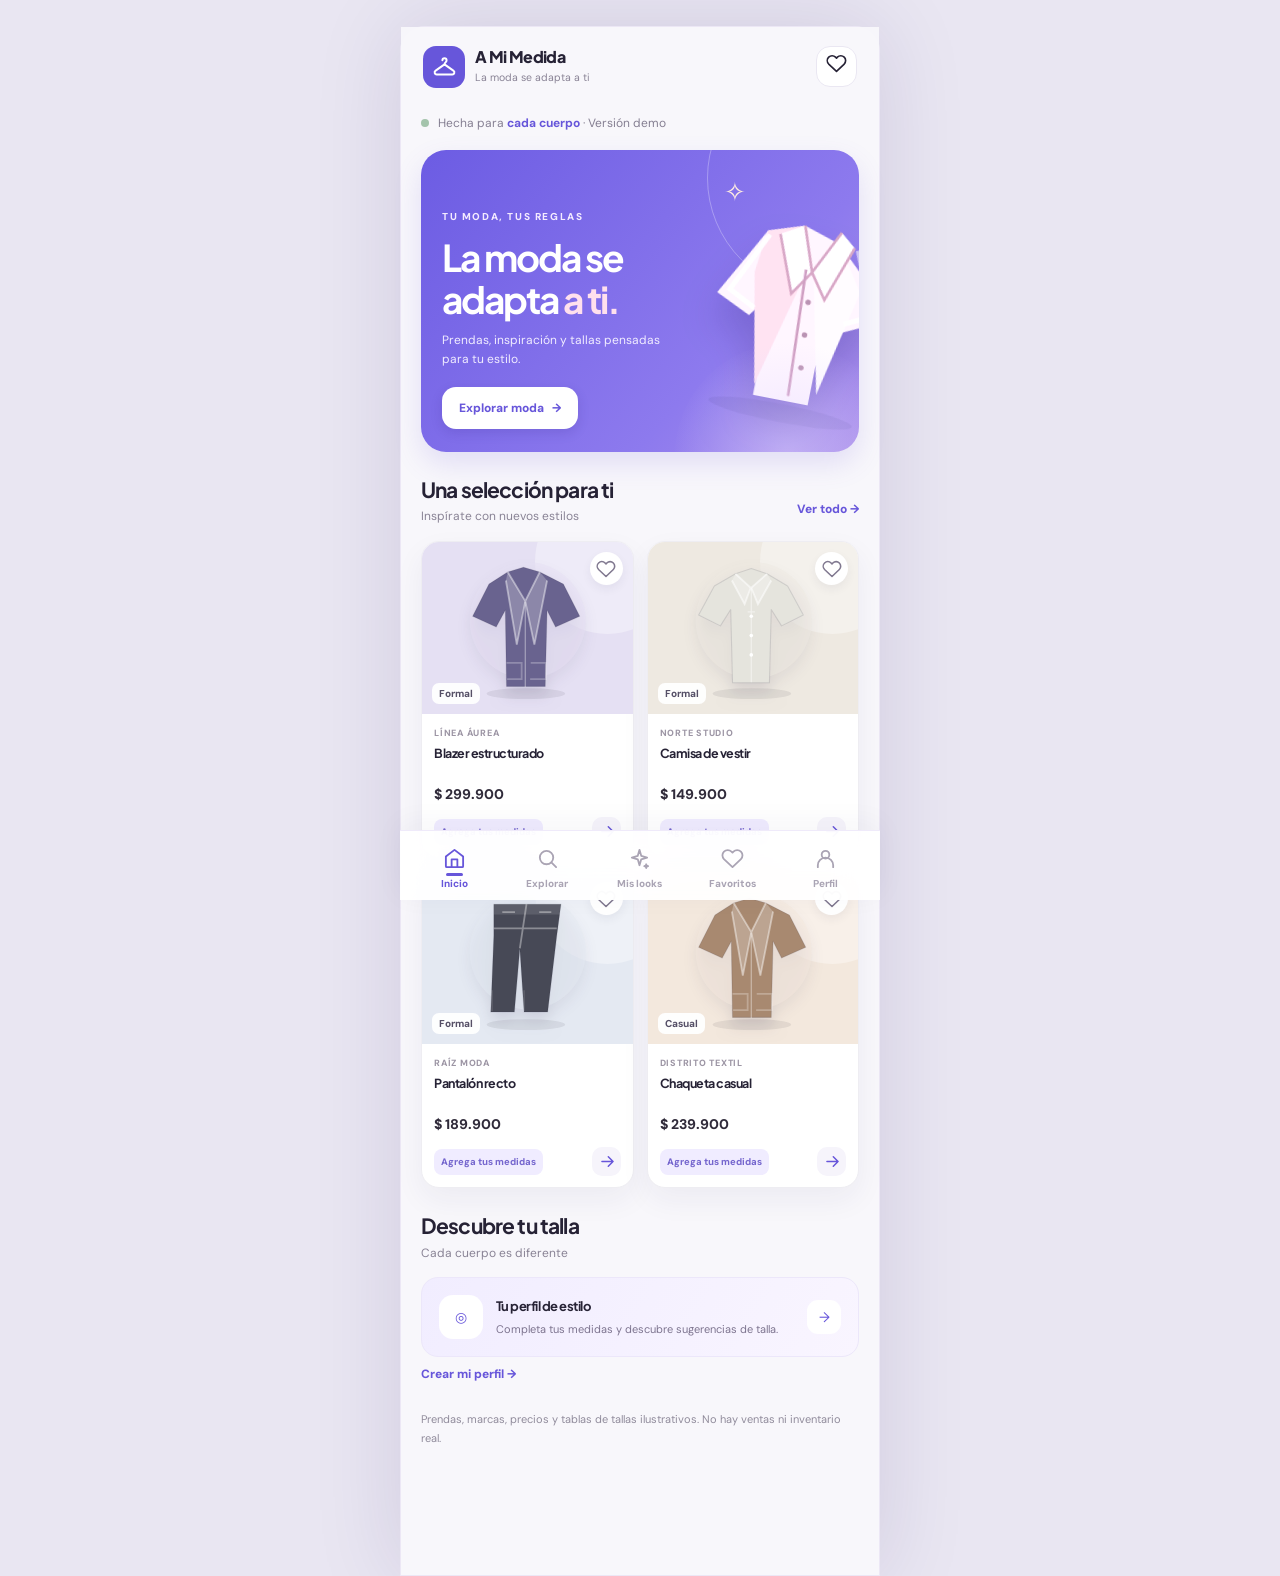
<file: index.html>
<!doctype html>
<html lang="es">
<head>
<meta charset="utf-8">
<meta name="viewport" content="width=device-width,initial-scale=1,viewport-fit=cover">
<meta name="theme-color" content="#f8f7fb">
<meta name="description" content="A Mi Medida: moda inclusiva, looks y tallas orientativas según tu estilo y medidas. Prototipo académico.">
<meta name="apple-mobile-web-app-capable" content="yes">
<meta name="apple-mobile-web-app-status-bar-style" content="default">
<meta name="apple-mobile-web-app-title" content="A Mi Medida">
<meta name="mobile-web-app-capable" content="yes">
<meta name="color-scheme" content="light">
<link rel="manifest" href="./manifest.webmanifest">
<link rel="icon" type="image/png" sizes="192x192" href="./icons/icon-192.png">
<link rel="apple-touch-icon" sizes="192x192" href="./icons/icon-192.png">
<link rel="stylesheet" href="./styles.css">
<title>A Mi Medida — Tu estilo, tus reglas</title>
</head>
<body>
<div class="app-shell">
<header class="app-header"><div class="brand"><span class="brand-symbol" id="header-mark" aria-hidden="true">✦</span><span><strong class="brand-name" id="top-title">A Mi Medida</strong><small class="brand-tagline" id="top-subtitle">La moda se adapta a ti</small></span></div><button type="button" class="header-heart" data-go="favorites" aria-label="Ver favoritos"><span id="header-fav-icon" aria-hidden="true">♡</span><span class="heart-count" data-fav-count></span></button></header>
<main id="main-content">
<section class="screen screen-active" data-screen="home" aria-labelledby="welcome-title">
<div class="intro-row"><span class="intro-dot"></span><span>Hecha para <strong>cada cuerpo</strong> · Versión demo</span></div>
<div class="hero"><div class="hero-copy"><span class="subtle-label">TU MODA, TUS REGLAS</span><h1 id="welcome-title">La moda se adapta <span>a ti.</span></h1><p>Prendas, inspiración y tallas pensadas para tu estilo.</p><button class="white-button" data-go="explore">Explorar moda <span aria-hidden="true">→</span></button></div>
<div class="hero-illustration" aria-hidden="true"><svg viewBox="0 0 210 260" xmlns="http://www.w3.org/2000/svg"><ellipse cx="106" cy="241" rx="80" ry="10" fill="#423a87" opacity=".13"/><path d="M55 47 94 34l41 13 37 35 21 42-38 18-20-27-1 112H73l-1-112-20 27-39-18 23-42z" fill="#f4e2ed"/><path d="M55 47 94 34l12 45-34 136L49 94z" fill="#f5d0de"/><path d="M135 47 135 35 112 79 141 214l26-119z" fill="#ffe7ef"/><path d="M94 34 111 83l-18 27-24-62m66-14-24 49 19 27 22-62" fill="#f9f2ff" stroke="#c59ab6" stroke-width="3"/><path d="m104 81 7 140" stroke="#be93b3" stroke-width="3"/><circle cx="113" cy="116" r="3" fill="#aa87a4"/><circle cx="116" cy="152" r="3" fill="#aa87a4"/><circle cx="119" cy="188" r="3" fill="#aa87a4"/><path d="m58 51-32 67 30 15m100-83 29 68-29 14" stroke="#fff" stroke-opacity=".54" stroke-width="5" fill="none"/></svg></div><span class="hero-spark" aria-hidden="true">✧</span></div>
<div class="section-title"><div><h2>Una selección para ti</h2><p>Inspírate con nuevos estilos</p></div><button class="text-link" data-go="explore">Ver todo →</button></div>
<div class="product-grid" id="home-picks"></div>
<div class="section-title"><div><h2>Descubre tu talla</h2><p>Cada cuerpo es diferente</p></div></div>
<div class="profile-banner"><span class="profile-banner-symbol" aria-hidden="true">◎</span><div><h3>Tu perfil de estilo</h3><p id="home-profile-text">Completa tus medidas y personaliza tus resultados.</p></div><button type="button" data-go="profile" aria-label="Abrir mi perfil">→</button></div>
<button type="button" class="text-link" data-go="profile"><span id="home-profile-cta">Crear mi perfil</span> →</button>
<p class="disclaimer">Prendas, marcas, precios y tablas de tallas ilustrativos. No hay ventas ni inventario real.</p>
</section>

<section class="screen" data-screen="explore" aria-labelledby="explore-title" hidden>
<div class="screen-heading"><span class="subtle-label">DESCUBRE TU ESTILO</span><h1 id="explore-title">Encuentra tu fit.</h1><p>Busca opciones sin limitarte a una talla estándar.</p></div>
<label class="searchbar" for="search-input"><span aria-hidden="true">⌕</span><input id="search-input" type="search" placeholder="Buscar prendas, estilos o marcas" autocomplete="off" aria-label="Buscar prendas, estilos o marcas"></label>
<div id="style-chips" class="filters-scroll" aria-label="Filtrar por estilo"></div>
<div class="select-row"><label class="select-field">Categoría<select id="category-filter"><option value="Todas">Todas las categorías</option><option value="Camisas">Camisas</option><option value="Camisetas">Camisetas</option><option value="Pantalones">Pantalones</option><option value="Chaquetas">Chaquetas</option></select></label><label class="select-field">Presupuesto<select id="budget-filter"><option value="999999">Cualquier precio</option><option value="100000">Hasta $100.000</option><option value="200000">Hasta $200.000</option><option value="300000">Hasta $300.000</option><option value="500000">Hasta $500.000</option></select></label></div>
<div class="results-bar"><h2>Para descubrir</h2><span class="count" id="result-count">18 prendas</span></div>
<div class="product-grid" id="explore-grid"></div>
<p class="disclaimer">El catálogo es de demostración; no representa disponibilidad ni precios reales.</p>
</section>

<section class="screen" data-screen="looks" aria-labelledby="looks-title" hidden>
<div class="screen-heading"><span class="subtle-label">INSPIRACIÓN PARA VESTIRTE</span><h1 id="looks-title">Looks que inspiran.</h1><p>Conjuntos que combinan con tu personalidad.</p></div>
<div class="looks-intro"><span class="looks-intro-symbol" aria-hidden="true">✦</span><div><h3>Combina. Inspírate. Guarda.</h3><p id="look-count">Crea una colección con tus favoritos.</p></div></div>
<div class="looks-grid" id="looks-grid"></div>
<p class="disclaimer">Los looks son combinaciones ilustrativas, no un probador virtual ni una tienda.</p>
</section>

<section class="screen" data-screen="favorites" aria-labelledby="favorites-title" hidden>
<div class="screen-heading"><span class="subtle-label">TU COLECCIÓN PERSONAL</span><h1 id="favorites-title">Lo que te encanta. ♡</h1><p>Prendas guardadas para cuando quieras volver a ellas.</p></div>
<div class="results-bar"><h2>Mis prendas</h2><span class="count" id="favorites-count">0 guardadas</span></div>
<div class="product-grid" id="favorites-grid"></div>
<p class="disclaimer">Los favoritos se guardan solamente en este navegador.</p>
</section>

<section class="screen" data-screen="profile" aria-labelledby="profile-title" hidden>
<div class="screen-heading"><span class="subtle-label">PERSONALIZA TU EXPERIENCIA</span><h1 id="profile-title">Así eres tú.</h1><p>Configura solo las medidas que quieras compartir.</p></div>
<div class="profile-card">
<div class="profile-top"><span class="avatar" aria-hidden="true">◎</span><div><h3>Mi perfil de estilo</h3><p id="profile-summary">Configura tus medidas para recibir sugerencias orientativas</p></div></div>
<form id="profile-form">
<p class="form-title">Mis medidas <span class="small-note">(en centímetros)</span></p>
<div class="form-grid">
<div class="field"><label for="height">Estatura</label><input id="height" type="number" min="100" max="230" step="1" placeholder="Ej. 175"></div>
<div class="field"><label for="chest">Pecho</label><input id="chest" type="number" min="50" max="200" step="1" placeholder="Ej. 110"></div>
<div class="field"><label for="waist">Cintura</label><input id="waist" type="number" min="50" max="200" step="1" placeholder="Ej. 100"></div>
<div class="field"><label for="hips">Cadera</label><input id="hips" type="number" min="50" max="210" step="1" placeholder="Ej. 112"></div>
</div>
<div class="form-divider"></div>
<p class="form-title">Mis preferencias</p>
<div class="field"><label for="fit">¿Cómo prefieres que te quede la ropa?</label><select id="fit"><option value="regular">Regular y cómoda</option><option value="loose">Holgada</option><option value="fitted">Más entallada</option></select></div>
<div class="field" style="margin-top:13px"><label for="preferred">Mi estilo favorito</label><select id="preferred"><option value="Formal">Formal</option><option value="Casual">Casual</option><option value="Urbano">Urbano</option><option value="Deportivo">Deportivo</option></select></div>
<div class="form-note">🔒 Tus medidas permanecen únicamente en este dispositivo mediante almacenamiento del navegador. No se envían a una base de datos.</div>
<div class="form-actions"><button class="primary-button full" type="submit">Guardar mi perfil ✓</button><button class="outlined full" type="button" id="example-profile">Cargar ejemplo de medidas</button><button class="danger-button" type="button" id="clear-profile">Eliminar mis medidas</button></div>
</form>
</div>
<div class="install-card" id="install-help"><h3>📱 Instala A Mi Medida</h3><p>Úsala como una aplicación desde la pantalla de inicio de tu celular, sin buscarla cada vez en el navegador.</p><ol class="install-steps"><li><b>iPhone (Safari):</b> Compartir → Añadir a pantalla de inicio → Añadir.</li><li><b>Android (Chrome):</b> menú ⋮ → Instalar app o Añadir a pantalla de inicio.</li></ol><button class="primary-button" id="install-action" hidden>Instalar aplicación</button></div>
<button id="profile-to-explore" class="text-link">Explorar prendas →</button>
<p class="disclaimer">Este es un prototipo académico. Las tallas son estimaciones de tablas inventadas, sin garantía de ajuste.</p>
</section>
</main>
</div>

<nav class="bottom-nav" aria-label="Navegación de la aplicación">
<button type="button" data-nav="home" data-icon="home" data-label="Inicio" class="active" aria-current="page"><span>Inicio</span></button>
<button type="button" data-nav="explore" data-icon="search" data-label="Explorar"><span>Explorar</span></button>
<button type="button" data-nav="looks" data-icon="sparkle" data-label="Mis looks"><span>Mis looks</span></button>
<button type="button" data-nav="favorites" data-icon="heart" data-label="Favoritos"><span>Favoritos</span></button>
<button type="button" data-nav="profile" data-icon="user" data-label="Perfil"><span>Perfil</span></button>
</nav>

<div class="sheet-overlay" id="sheet-overlay" hidden>
<div class="sheet" role="dialog" aria-modal="true" aria-label="Detalle de producto o conjunto">
<div class="handle" aria-hidden="true"></div>
<button type="button" class="sheet-close" id="close-sheet" aria-label="Cerrar detalle">×</button>
<div id="sheet-content"></div>
</div>
</div>
<div id="toast" class="toast" role="status" aria-live="polite" hidden></div>
<script src="./app.js" defer></script>
</body>
</html>
</file>
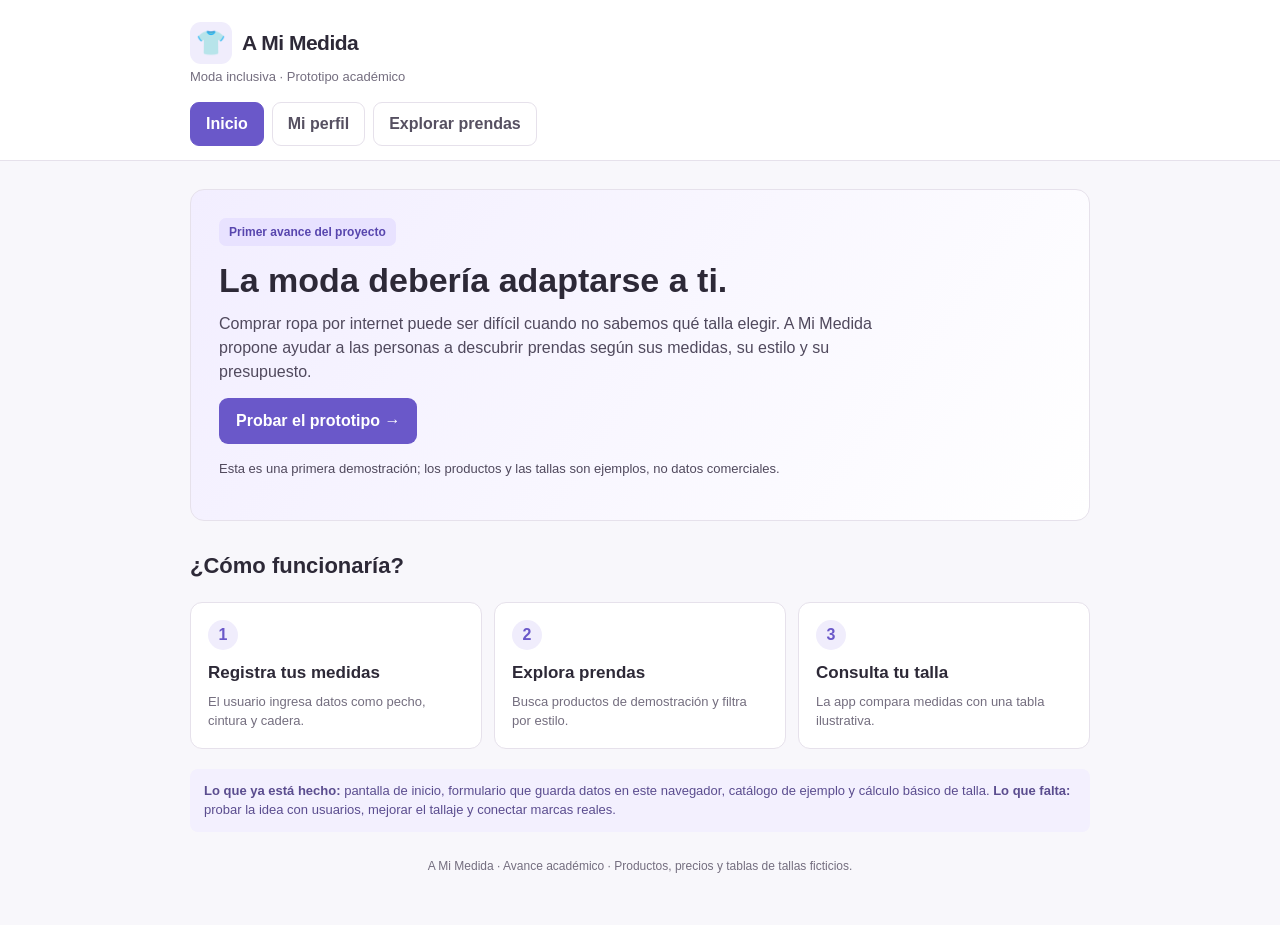
<file: avance/index.html>
<!doctype html>
<html lang="es">
<head>
  <meta charset="UTF-8">
  <meta name="viewport" content="width=device-width, initial-scale=1">
  <meta name="theme-color" content="#6a58c9">
  <meta name="description" content="Avance académico de A Mi Medida: moda inclusiva, perfil de medidas y catálogo de demostración.">
  <title>A Mi Medida | Avance universitario</title>
  <style>
    /* BLOQUE 1. Estilo visual: colores, tamaños y organización */
    :root{--violeta:#6a58c9;--violeta-suave:#f0edfc;--texto:#2d2937;--gris:#746e7f;--borde:#e6e1eb;--fondo:#f8f7fb}
    *{box-sizing:border-box}
    body{margin:0;background:var(--fondo);color:var(--texto);font:16px/1.5 Arial,Helvetica,sans-serif}
    button,input,select{font:inherit}
    button{cursor:pointer}
    button:focus-visible,input:focus-visible,select:focus-visible{outline:3px solid #a99fea;outline-offset:2px}
    [hidden]{display:none!important}
    .encabezado{background:white;border-bottom:1px solid var(--borde)}
    .limite{max-width:940px;margin:auto;padding:0 20px}
    .marca{display:flex;align-items:center;gap:10px;padding-top:22px;font-size:21px;font-weight:800;letter-spacing:-.5px}
    .marca-icono{background:var(--violeta-suave);color:var(--violeta);border-radius:11px;width:42px;height:42px;display:grid;place-items:center;font-size:24px}
    .submarca{color:var(--gris);font-size:13px;margin:3px 0 15px}
    .navegacion{display:flex;gap:8px;padding-bottom:14px;flex-wrap:wrap}
    .navegacion button{border:1px solid var(--borde);background:#fff;border-radius:9px;padding:9px 15px;color:#565061;font-weight:bold}
    .navegacion button.activo{background:var(--violeta);color:white;border-color:var(--violeta)}
    main{padding:28px 20px 50px!important}
    h1{font-size:clamp(26px,5vw,34px);line-height:1.15;margin:0 0 12px}
    h2{font-size:22px;margin:0 0 10px}
    h3{font-size:17px;margin:0 0 6px}
    p{margin:0 0 14px}
    .intro,.bloque,.tarjeta{background:white;border:1px solid var(--borde);border-radius:14px}
    .intro{padding:28px;background:linear-gradient(125deg,#f2eeff,#fff)}
    .etiqueta{display:inline-block;color:#5846ae;background:#e8e2ff;border-radius:7px;font-size:12px;font-weight:bold;padding:5px 10px;margin-bottom:15px}
    .intro p{max-width:680px;color:#50495d}
    .boton{background:var(--violeta);color:white;border:none;border-radius:9px;padding:11px 17px;font-weight:bold}
    .boton.secundario{background:white;color:var(--violeta);border:1px solid #b9abf2}
    .nota{color:var(--gris);font-size:13px;margin-top:15px}
    .subtitulo{color:var(--gris)}
    .pasos{display:grid;grid-template-columns:repeat(3,1fr);gap:12px;margin:20px 0}
    .paso{background:white;border:1px solid var(--borde);border-radius:12px;padding:17px}
    .numero{display:grid;place-items:center;background:var(--violeta-suave);color:var(--violeta);border-radius:50%;width:30px;height:30px;font-weight:bold;margin-bottom:10px}
    .paso p{font-size:13px;color:var(--gris);margin:0}
    .bloque{padding:24px}
    .formulario{display:grid;grid-template-columns:1fr 1fr;gap:16px}
    .campo{display:flex;flex-direction:column;gap:5px;font-size:14px;font-weight:bold}
    .campo input,.campo select{border:1px solid #d6d0de;background:white;border-radius:8px;padding:10px;width:100%;min-width:0}
    .acciones{display:flex;gap:10px;margin-top:20px;flex-wrap:wrap}
    .aviso{padding:12px 14px;background:#f3f0fe;border-radius:8px;font-size:13px;color:#5b4d8f;margin-top:16px}
    .mensaje{margin-top:12px;min-height:22px;color:#27765c;font-weight:bold;font-size:14px}
    .filtros{display:grid;grid-template-columns:2fr 1fr;gap:12px;margin:18px 0}
    .rejilla{display:grid;grid-template-columns:repeat(2,minmax(0,1fr));gap:14px}
    .tarjeta{padding:15px;display:flex;gap:13px;align-items:flex-start}
    .producto-emoji{border-radius:12px;background:#eeeafa;width:75px;height:82px;display:grid;place-items:center;font-size:42px;flex:none}
    .tarjeta .categoria{font-size:12px;color:var(--gris)}
    .tarjeta h3{margin:4px 0;font-size:16px}
    .precio{font-weight:bold;margin:5px 0}
    .talla{display:inline-block;margin-top:8px;color:#5846ae;background:#f0edfc;font-size:12px;padding:5px 7px;border-radius:5px}
    .vacio{grid-column:1/-1;padding:26px;border:1px dashed #bbb0ce;background:white;border-radius:12px}
    footer{font-size:12px;color:var(--gris);margin-top:25px;text-align:center}
    @media(max-width:640px){.limite{padding-left:15px;padding-right:15px}.marca{padding-top:15px}.intro,.bloque{padding:19px}.pasos,.rejilla,.formulario,.filtros{grid-template-columns:1fr}.pasos{gap:9px}.tarjeta{padding:12px}.producto-emoji{width:65px;height:73px}}
  </style>
</head>
<body>
  <header class="encabezado">
    <div class="limite">
      <div class="marca"><span class="marca-icono" aria-hidden="true">👕</span> A Mi Medida</div>
      <p class="submarca">Moda inclusiva · Prototipo académico</p>
      <nav class="navegacion" aria-label="Secciones del prototipo">
        <button type="button" data-vista="inicio" class="activo" aria-current="page">Inicio</button>
        <button type="button" data-vista="perfil">Mi perfil</button>
        <button type="button" data-vista="explorar">Explorar prendas</button>
      </nav>
    </div>
  </header>

  <main class="limite">
    <!-- BLOQUE 2. INICIO: Explicar el problema y la propuesta -->
    <section id="inicio">
      <div class="intro">
        <span class="etiqueta">Primer avance del proyecto</span>
        <h1>La moda debería adaptarse a ti.</h1>
        <p>Comprar ropa por internet puede ser difícil cuando no sabemos qué talla elegir. A Mi Medida propone ayudar a las personas a descubrir prendas según sus medidas, su estilo y su presupuesto.</p>
        <button type="button" class="boton" data-vista="perfil">Probar el prototipo →</button>
        <p class="nota">Esta es una primera demostración; los productos y las tallas son ejemplos, no datos comerciales.</p>
      </div>

      <h2 style="margin-top:28px">¿Cómo funcionaría?</h2>
      <div class="pasos">
        <article class="paso"><span class="numero">1</span><h3>Registra tus medidas</h3><p>El usuario ingresa datos como pecho, cintura y cadera.</p></article>
        <article class="paso"><span class="numero">2</span><h3>Explora prendas</h3><p>Busca productos de demostración y filtra por estilo.</p></article>
        <article class="paso"><span class="numero">3</span><h3>Consulta tu talla</h3><p>La app compara medidas con una tabla ilustrativa.</p></article>
      </div>
      <div class="aviso"><strong>Lo que ya está hecho:</strong> pantalla de inicio, formulario que guarda datos en este navegador, catálogo de ejemplo y cálculo básico de talla. <strong>Lo que falta:</strong> probar la idea con usuarios, mejorar el tallaje y conectar marcas reales.</div>
    </section>

    <!-- BLOQUE 3. PERFIL: Captura y guarda medidas en este navegador -->
    <section id="perfil" hidden>
      <h1>Mi perfil</h1>
      <p class="subtitulo">Ingresa tus medidas en centímetros. Puedes usar datos inventados para la exposición.</p>
      <div class="bloque">
        <form id="formulario-perfil">
          <div class="formulario">
            <label class="campo">Pecho (cm)<input type="number" id="pecho" min="50" max="200" placeholder="Ejemplo: 100" required></label>
            <label class="campo">Cintura (cm)<input type="number" id="cintura" min="50" max="200" placeholder="Ejemplo: 90" required></label>
            <label class="campo">Cadera (cm)<input type="number" id="cadera" min="50" max="210" placeholder="Ejemplo: 105" required></label>
            <label class="campo">Estilo preferido
              <select id="estilo-perfil"><option value="Casual">Casual</option><option value="Formal">Formal</option><option value="Urbano">Urbano</option><option value="Deportivo">Deportivo</option></select>
            </label>
          </div>
          <div class="acciones"><button class="boton" type="submit">Guardar medidas</button><button class="boton secundario" type="button" id="poner-ejemplo">Usar datos de ejemplo</button><button class="boton secundario" type="button" id="borrar-perfil">Borrar</button></div>
          <div class="mensaje" id="mensaje-perfil" role="status" aria-live="polite"></div>
        </form>
        <div class="aviso">Tus datos se guardan únicamente en este navegador, mediante <strong>localStorage</strong>. No hay cuentas de usuario ni base de datos.</div>
      </div>
    </section>

    <!-- BLOQUE 4. EXPLORAR: Catálogo ficticio y sugerencia de talla -->
    <section id="explorar" hidden>
      <h1>Explorar prendas</h1>
      <p class="subtitulo">Catálogo de ejemplo para explicar la idea de A Mi Medida.</p>
      <div class="filtros">
        <label class="campo">Buscar prendas<input id="buscar" type="search" placeholder="Ejemplo: camisa, jean, blazer"></label>
        <label class="campo">Filtrar por estilo<select id="filtro-estilo"><option value="Todos">Todos</option><option>Casual</option><option>Formal</option><option>Urbano</option><option>Deportivo</option></select></label>
      </div>
      <p class="nota" id="estado-medidas" role="status"></p>
      <div class="rejilla" id="productos"></div>
      <p class="nota">* Tallas sugeridas mediante tablas simuladas. No garantizan ajuste, comodidad ni disponibilidad. No es una tienda ni permite compras.</p>
    </section>

    <footer>A Mi Medida · Avance académico · Productos, precios y tablas de tallas ficticios.</footer>
  </main>

  <script>
    // BLOQUE 5. DATOS: ocho prendas ficticias para demostrar el concepto.
    const prendas = [
      {nombre:'Camiseta básica',categoria:'Camisetas',estilo:'Casual',precio:79900,icono:'👕',tipo:'arriba'},
      {nombre:'Jean recto',categoria:'Pantalones',estilo:'Casual',precio:159900,icono:'👖',tipo:'abajo'},
      {nombre:'Camisa formal',categoria:'Camisas',estilo:'Formal',precio:149900,icono:'👔',tipo:'arriba'},
      {nombre:'Blazer clásico',categoria:'Chaquetas',estilo:'Formal',precio:289900,icono:'🧥',tipo:'arriba'},
      {nombre:'Camiseta oversize',categoria:'Camisetas',estilo:'Urbano',precio:99900,icono:'👕',tipo:'arriba'},
      {nombre:'Pantalón cargo',categoria:'Pantalones',estilo:'Urbano',precio:199900,icono:'👖',tipo:'abajo'},
      {nombre:'Chaqueta deportiva',categoria:'Chaquetas',estilo:'Deportivo',precio:189900,icono:'🧥',tipo:'arriba'},
      {nombre:'Jogger cómodo',categoria:'Pantalones',estilo:'Deportivo',precio:129900,icono:'👖',tipo:'abajo'}
    ];

    // BLOQUE 6. TALLAS: topes ficticios en centímetros para cada talla.
    const tallas = [
      {nombre:'S',pecho:94,cinturaArriba:86,cintura:80,cadera:98},
      {nombre:'M',pecho:102,cinturaArriba:94,cintura:88,cadera:106},
      {nombre:'L',pecho:110,cinturaArriba:102,cintura:98,cadera:116},
      {nombre:'XL',pecho:120,cinturaArriba:112,cintura:108,cadera:126},
      {nombre:'2XL',pecho:132,cinturaArriba:124,cintura:120,cadera:138},
      {nombre:'3XL',pecho:146,cinturaArriba:138,cintura:134,cadera:152}
    ];

    const $ = selector => document.querySelector(selector);
    const formatoDinero = numero => new Intl.NumberFormat('es-CO',{style:'currency',currency:'COP',maximumFractionDigits:0}).format(numero);
    let perfil = null;

    // BLOQUE 7. ALMACENAMIENTO: leer perfil guardado (si existe).
    try {
      const guardado = JSON.parse(localStorage.getItem('amm-avance-perfil'));
      if(guardado && typeof guardado === 'object' && !Array.isArray(guardado)) perfil = guardado;
    } catch(error) { perfil = null; }

    // BLOQUE 8. NAVEGACIÓN: mostrar solo la sección elegida.
    function mostrar(vista) {
      ['inicio','perfil','explorar'].forEach(nombre => {
        $('#'+nombre).hidden = nombre !== vista;
      });
      document.querySelectorAll('[data-vista]').forEach(boton => {
        const activo = boton.dataset.vista === vista && boton.closest('nav');
        boton.classList.toggle('activo', !!activo);
        if(boton.closest('nav')) {
          if(activo) boton.setAttribute('aria-current','page');
          else boton.removeAttribute('aria-current');
        }
      });
      if(vista === 'explorar') mostrarPrendas();
      window.scrollTo(0,0);
    }

    // BLOQUE 9. TALLAS: buscar la primera talla que admite las medidas.
    function sugerirTalla(prenda) {
      if(!perfil || !perfil.pecho || !perfil.cintura || !perfil.cadera) return 'Completa tu perfil';
      const primera = tallas.find(t => prenda.tipo === 'abajo'
        ? Number(perfil.cintura) <= t.cintura && Number(perfil.cadera) <= t.cadera
        : Number(perfil.pecho) <= t.pecho && Number(perfil.cintura) <= t.cinturaArriba);
      return primera ? 'Talla orientativa: '+primera.nombre : 'Sin talla en la tabla demo';
    }

    // BLOQUE 10. CATÁLOGO: filtrar por palabra y estilo, y crear tarjetas.
    function mostrarPrendas() {
      const texto = $('#buscar').value.trim().toLocaleLowerCase('es');
      const estilo = $('#filtro-estilo').value;
      const filtradas = prendas.filter(p =>
        (p.nombre+' '+p.categoria).toLocaleLowerCase('es').includes(texto) &&
        (estilo === 'Todos' || p.estilo === estilo)
      );
      $('#productos').innerHTML = '';
      $('#estado-medidas').textContent = perfil
        ? 'Perfil registrado. Puedes consultar tallas orientativas basadas en tus medidas.'
        : 'Para ver una sugerencia de talla, primero guarda tus medidas en Mi perfil.';
      if(filtradas.length === 0) {
        const vacio = document.createElement('p');
        vacio.className = 'vacio';
        vacio.textContent = 'No hay prendas con esos filtros.';
        $('#productos').appendChild(vacio);
        return;
      }
      filtradas.forEach(p => {
        const articulo = document.createElement('article');
        articulo.className = 'tarjeta';
        articulo.innerHTML =
          '<div class="producto-emoji" aria-hidden="true">'+p.icono+'</div>'+
          '<div><span class="categoria">'+p.categoria+' · '+p.estilo+'</span>'+
          '<h3>'+p.nombre+'</h3>'+
          '<p class="precio">'+formatoDinero(p.precio)+'</p>'+
          '<span class="talla">'+sugerirTalla(p)+'</span></div>';
        $('#productos').appendChild(articulo);
      });
    }

    // BLOQUE 11. FORMULARIO: capturar, guardar y borrar datos del usuario.
    function completarFormulario() {
      if(!perfil) return;
      $('#pecho').value = perfil.pecho || '';
      $('#cintura').value = perfil.cintura || '';
      $('#cadera').value = perfil.cadera || '';
      $('#estilo-perfil').value = perfil.estilo || 'Casual';
    }
    $('#formulario-perfil').addEventListener('submit',evento => {
      evento.preventDefault();
      perfil = {
        pecho:Number($('#pecho').value),
        cintura:Number($('#cintura').value),
        cadera:Number($('#cadera').value),
        estilo:$('#estilo-perfil').value
      };
      try {
        localStorage.setItem('amm-avance-perfil',JSON.stringify(perfil));
        $('#mensaje-perfil').textContent = '¡Perfil guardado! Ya puedes explorar prendas.';
      } catch(error) {
        $('#mensaje-perfil').textContent = 'No se pudo guardar en este navegador.';
      }
    });
    $('#poner-ejemplo').addEventListener('click',() => {
      $('#pecho').value = 100;
      $('#cintura').value = 90;
      $('#cadera').value = 105;
      $('#estilo-perfil').value = 'Casual';
      $('#mensaje-perfil').textContent = 'Datos de ejemplo listos. Ahora pulsa Guardar medidas.';
    });
    $('#borrar-perfil').addEventListener('click',() => {
      perfil = null;
      $('#formulario-perfil').reset();
      try { localStorage.removeItem('amm-avance-perfil'); } catch(error) {}
      $('#mensaje-perfil').textContent = 'Perfil borrado de este navegador.';
    });
    document.querySelectorAll('[data-vista]').forEach(b => b.addEventListener('click',() => mostrar(b.dataset.vista)));
    $('#buscar').addEventListener('input',mostrarPrendas);
    $('#filtro-estilo').addEventListener('change',mostrarPrendas);
    completarFormulario();
    mostrar('inicio');
  </script>
</body>
</html>
</file>
<file: styles.css>
@import url('https://fonts.googleapis.com/css2?family=DM+Sans:wght@400;500;600;700;800&family=Plus+Jakarta+Sans:wght@400;500;600;700;800&display=swap');
:root{color-scheme:light;--background:#f8f7fb;--surface:#fff;--ink:#262235;--muted:#898395;--violet:#6756da;--violet-deep:#5140c6;--lilac:#eeeafd;--peach:#f6dbcf;--border:#eeedf2;--shadow:0 12px 30px rgba(45,28,100,.055);--radius:22px;--safe-bottom:env(safe-area-inset-bottom,0px)}
*{box-sizing:border-box}html{scroll-behavior:smooth;-webkit-tap-highlight-color:transparent}body{margin:0;background:#e9e6f2;color:var(--ink);font-family:'DM Sans',-apple-system,BlinkMacSystemFont,'Segoe UI',sans-serif;font-size:14px;line-height:1.5}button,input,select{font:inherit}button{cursor:pointer}button:focus-visible,input:focus-visible,select:focus-visible{outline:3px solid #a79df9;outline-offset:3px}h1,h2,h3,p{margin-top:0}h1,h2,h3,.brand-name{font-family:'Plus Jakarta Sans','DM Sans',sans-serif;letter-spacing:-.04em}h1{font-size:35px;line-height:1.16;letter-spacing:-.055em}h2{font-size:21px;line-height:1.3}h3{font-size:15px}p{line-height:1.57}[hidden]{display:none!important}.app-shell{min-height:100vh;min-height:100dvh;width:min(100%,480px);margin:0 auto;background:var(--background);box-shadow:0 0 90px rgba(36,20,90,.12);position:relative;padding-bottom:calc(103px + var(--safe-bottom))}.app-header{height:77px;display:flex;align-items:center;justify-content:space-between;gap:12px;padding:15px 22px 13px;background:#f8f7fbef;position:sticky;top:0;z-index:9;backdrop-filter:blur(16px);-webkit-backdrop-filter:blur(16px)}.brand{display:flex;gap:10px;align-items:center;min-width:0}.brand-symbol{background:var(--violet);color:white;border-radius:13px;width:42px;height:42px;display:flex;align-items:center;justify-content:center;flex:none}.brand-name{display:block;font-size:16px;font-weight:800;line-height:1.2}.brand-tagline{display:block;color:var(--muted);font-size:10.5px;margin-top:4px;white-space:nowrap}.header-heart{position:relative;width:41px;height:41px;border:1px solid #eae7f2;background:white;border-radius:14px;color:var(--ink);display:grid;place-items:center;flex:none}.heart-count{position:absolute;top:-7px;right:-5px;min-width:16px;height:16px;display:grid;place-items:center;background:#ee6594;color:white;border:2px solid white;border-radius:999px;font-size:9px;font-weight:800;padding:0 3px}.screen{padding:10px 20px 14px;animation:enter .23s ease}.screen-active{display:block}@keyframes enter{from{opacity:.7;transform:translateY(7px)}to{opacity:1;transform:translateY(0)}}.subtle-label{font-size:10px;color:#826eb6;letter-spacing:.16em;text-transform:uppercase;font-weight:800}.section-title{display:flex;justify-content:space-between;align-items:flex-end;gap:12px;margin:24px 0 15px}.section-title h2{margin-bottom:4px}.section-title p{margin:0;color:var(--muted);font-size:12px}.text-link{border:0;background:transparent;color:var(--violet);font-size:12px;font-weight:800;white-space:nowrap;padding:8px 0}.hero{position:relative;background:linear-gradient(130deg,#6c5ce3 0%,#8d7aee 68%,#ab90eb 100%);color:white;border-radius:25px;min-height:283px;padding:27px 21px 23px;overflow:hidden;box-shadow:0 12px 28px #6756da27;display:flex;align-items:flex-end}.hero:before{content:'';position:absolute;width:230px;height:230px;border-radius:50%;right:-80px;top:-88px;border:1px solid #ffffff4b}.hero:after{content:'';position:absolute;width:225px;height:225px;border-radius:50%;right:-41px;bottom:-116px;background:radial-gradient(circle,#e0d5ff80 0%,#ede8ff04 70%)}.hero-copy{max-width:70%;z-index:1;position:relative}.hero .subtle-label{color:#f4ebff}.hero h1{margin:10px 0;font-size:32px}.hero h1 span{color:#ffe0ed}.hero p{font-size:12px;color:#f1edff;margin-bottom:18px;max-width:230px}.hero-illustration{position:absolute;right:-37px;top:45px;transform:rotate(11deg);width:195px;height:237px;filter:drop-shadow(0 24px 18px #23175e30)}.hero-illustration svg{width:100%;height:100%;filter:brightness(1.09)}.hero-spark{position:absolute;right:113px;top:23px;color:#ffede1;font-size:26px;z-index:2}.white-button,.primary-button,.outlined{display:inline-flex;align-items:center;justify-content:center;gap:8px;border-radius:14px;padding:12px 17px;border:0;font-weight:800;font-size:12px;transition:transform .15s,background .15s}.white-button{background:white;color:var(--violet);box-shadow:0 4px 12px #2e237e28}.primary-button{color:white;background:var(--violet);min-height:43px}.primary-button:hover{background:var(--violet-deep)}.outlined{background:white;border:1px solid #e2dff4;color:var(--violet)}.primary-button:active,.white-button:active,.outlined:active{transform:scale(.98)}.full{width:100%}.intro-row{display:flex;gap:9px;align-items:center;margin-bottom:18px;color:#857f92;font-size:12px}.intro-row strong{color:var(--violet)}.intro-dot{height:8px;width:8px;display:inline-block;background:#a4c4ac;border-radius:50%}.welcome{margin:8px 0 15px}.welcome h2{font-size:21px;margin:2px 0}.welcome p{color:var(--muted);font-size:12px;margin:0}.profile-banner{border:1px solid #ece7fa;background:linear-gradient(120deg,#f1edff,#f9f5ff);border-radius:17px;padding:17px;display:flex;align-items:center;gap:13px}.profile-banner-symbol{height:44px;width:44px;background:white;color:var(--violet);display:grid;place-items:center;border-radius:14px;flex:none}.profile-banner h3{margin:0 0 5px;font-size:13px}.profile-banner p{font-size:11px;color:#7d748f;margin:0}.profile-banner button{margin-left:auto;align-self:center;flex:none;border:none;background:white;color:var(--violet);height:34px;width:34px;border-radius:11px;display:grid;place-items:center}.horizontal-hint{display:flex;align-items:center;gap:6px;color:#90899c;font-size:11px;margin:7px 0 0}.product-grid{display:grid;grid-template-columns:repeat(2,minmax(0,1fr));gap:13px}.product-card{background:white;border-radius:18px;overflow:hidden;border:1px solid var(--border);box-shadow:var(--shadow);min-width:0}.product-photo{height:172px;background:var(--product-bg);position:relative;display:flex;align-items:center;justify-content:center;overflow:hidden}.product-photo:before{content:'';position:absolute;width:145px;height:145px;border-radius:50%;background:#ffffff59;top:-53px;right:-47px}.garment-svg{width:100%;height:100%;position:relative;filter:drop-shadow(0 8px 7px rgba(35,24,65,.12))}.product-photo .garment-svg{width:78%;height:95%}.heart-button{position:absolute;z-index:2;top:10px;right:10px;background:white;border:none;color:#817990;border-radius:50%;width:33px;height:33px;display:grid;place-items:center;box-shadow:0 4px 10px #352a5410;font-size:21px;line-height:1}.heart-button.is-loved{color:#e9558c;background:#fff0f5}.product-style{position:absolute;bottom:10px;left:10px;background:#fffffff0;border-radius:7px;padding:3px 7px;font-size:10px;color:#565067;font-weight:800}.product-copy{padding:12px 12px 11px}.product-brand{margin:0 0 5px;color:#9c95a4;text-transform:uppercase;font-size:9px;letter-spacing:.085em;font-weight:800}.product-copy h3{font-size:12.5px;line-height:1.3;min-height:32px;margin:0 0 7px}.product-price{font-size:14px;font-weight:800;margin:0;color:#302b3a}.card-foot{display:flex;align-items:center;justify-content:space-between;gap:4px;margin-top:11px}.size-chip{display:inline-block;max-width:100%;background:#f0ecff;color:#7566ce;border-radius:8px;font-size:9.5px;font-weight:800;padding:6px 7px;white-space:normal}.size-chip.is-match{background:#e8f5ef;color:#38816b}.arrow-button{flex:none;width:29px;height:29px;display:grid;place-items:center;background:#f6f4fb;border:0;border-radius:10px;color:var(--violet)}.screen-heading{margin:7px 0 17px}.screen-heading h1{font-size:29px;line-height:1.22;margin:0 0 5px}.screen-heading p{color:var(--muted);font-size:12px;margin:0}.searchbar{background:white;border:1px solid var(--border);border-radius:15px;display:flex;align-items:center;gap:10px;padding:0 14px;height:51px;color:#a09bac;margin:20px 0 17px;box-shadow:0 4px 20px #2e237510}.searchbar input{min-width:0;flex:1;border:0;outline:0;font-size:13px;color:var(--ink);background:transparent}.searchbar:focus-within{outline:2px solid #bcb2ff}.searchbar input::placeholder{color:#ada9b8}.filters-scroll{display:flex;gap:8px;overflow-x:auto;scrollbar-width:none;padding-bottom:3px;margin-bottom:17px}.filters-scroll::-webkit-scrollbar{display:none}.filter-chip{white-space:nowrap;flex:none;border:1px solid #e7e3ef;background:white;border-radius:999px;color:#7f7989;padding:9px 15px;font-size:12px;font-weight:800}.filter-chip.active{background:var(--violet);color:white;border-color:var(--violet)}.select-row{display:grid;grid-template-columns:1fr 1fr;gap:10px;margin-bottom:15px}.select-field{display:flex;flex-direction:column;gap:6px;color:#7d778b;font-size:11px;font-weight:700}.select-field select{height:44px;border-radius:12px;border:1px solid #e7e2f0;background:white;color:#524b60;padding:0 10px;min-width:0}.results-bar{display:flex;align-items:center;justify-content:space-between;gap:12px;margin-bottom:13px}.results-bar h2{font-size:16px;margin:0}.count{background:#eeeafb;color:var(--violet);padding:6px 10px;border-radius:9px;font-size:10px;font-weight:800}.empty{grid-column:1/-1;text-align:center;padding:34px 15px;background:white;border-radius:20px;border:1px solid var(--border)}.empty-icon{display:grid;place-items:center;width:56px;height:56px;background:#f5f0ff;color:var(--violet);border-radius:50%;font-size:27px;margin:0 auto 14px}.empty h3{margin-bottom:6px;font-size:16px}.empty p{font-size:12px;color:var(--muted);margin:0 auto 17px;max-width:240px}.screen-desc{font-size:12px;color:#8c8697}.looks-intro{display:flex;align-items:center;gap:13px;background:#f2edfe;border-radius:17px;padding:16px;margin:0 0 20px}.looks-intro-symbol{display:grid;place-items:center;width:46px;height:46px;border-radius:13px;background:white;color:var(--violet);flex:none}.looks-intro h3{margin:0 0 3px;font-size:12px}.looks-intro p{margin:0;color:#857b98;font-size:11px}.looks-grid{display:grid;grid-template-columns:1fr;gap:16px}.look-card{background:white;border:1px solid var(--border);border-radius:19px;overflow:hidden;box-shadow:var(--shadow)}.look-visual{height:172px;background:var(--look-bg);display:flex;justify-content:center;align-items:center;position:relative;overflow:hidden}.look-visual:after{position:absolute;content:'';width:230px;height:230px;border:1px solid #ffffffa8;border-radius:50%;right:-55px;top:-70px;pointer-events:none}.look-item{height:155px;width:115px;position:relative;z-index:1;margin:0 -8px}.look-item-0{transform:rotate(-9deg) translateY(5px)}.look-item-1{z-index:3;transform:rotate(0deg) translateY(10px)}.look-item-2{transform:rotate(10deg) translateY(5px)}.look-item .garment-svg{width:100%;height:100%;filter:drop-shadow(0 5px 5px #26203618)}.look-label{position:absolute;left:14px;top:14px;background:#ffffffdb;color:#655570;font-size:10px;font-weight:800;padding:6px 9px;border-radius:9px}.look-copy{padding:15px 17px 17px}.look-copy h3{font-size:15px;margin:0 0 4px}.look-copy p{font-size:12px;color:var(--muted);margin:0 0 13px}.look-actions{display:flex;justify-content:space-between;align-items:center;gap:12px}.small-button{padding:9px 11px;font-size:11px}.save-look{border:0;background:transparent;color:var(--violet);font-size:12px;font-weight:800;padding:7px}.save-look.saved{color:#2e8b71}.profile-card{background:white;border:1px solid var(--border);border-radius:20px;padding:21px 18px;box-shadow:var(--shadow)}.profile-top{display:flex;align-items:center;gap:13px;padding-bottom:19px;margin-bottom:18px;border-bottom:1px solid var(--border)}.avatar{height:50px;width:50px;border-radius:17px;display:grid;place-items:center;color:white;background:linear-gradient(135deg,#a795f7,#7262d7)}.profile-top h3{font-size:15px;margin:0 0 4px}.profile-top p{font-size:11px;margin:0;color:var(--muted)}.form-grid{display:grid;grid-template-columns:repeat(2,minmax(0,1fr));gap:14px}.field{display:flex;flex-direction:column;gap:6px}.field label{font-size:11px;color:#665f71;font-weight:800}.field input,.field select{min-width:0;width:100%;height:45px;border:1px solid #e8e4ed;border-radius:12px;padding:0 11px;background:#faf9fd;color:var(--ink);font-size:13px}.field input::placeholder{color:#b4aebe}.form-divider{border-top:1px solid var(--border);margin:20px 0 16px}.form-title{font-size:14px;font-weight:800;margin:0 0 13px}.form-actions{display:flex;flex-direction:column;gap:9px;margin-top:19px}.form-note{background:#f4efff;border-radius:12px;padding:13px;margin:16px 0 0;color:#7a6c9d;font-size:11px;line-height:1.6}.danger-button{border:0;background:transparent;color:#a47186;font-weight:700;padding:10px 5px;font-size:11px}.install-card{background:linear-gradient(130deg,#f9f0ea,#eee9fb);border-radius:18px;padding:19px;margin-top:18px}.install-card h3{font-size:15px;margin:0 0 5px}.install-card p{font-size:11px;color:#746e85;line-height:1.65;margin:0 0 11px}.install-steps{margin:8px 0 12px;padding-left:18px;color:#756e83;font-size:11px;line-height:1.8}.disclaimer{color:#908b9b;font-size:11px;line-height:1.65;margin-top:19px}.bottom-nav{position:fixed;z-index:10;bottom:0;left:50%;transform:translateX(-50%);width:min(100%,480px);display:grid;grid-template-columns:repeat(5,1fr);align-items:start;background:#ffffffed;backdrop-filter:blur(20px);-webkit-backdrop-filter:blur(20px);border-top:1px solid #efeafa;padding:10px 8px calc(9px + var(--safe-bottom));box-shadow:0 -6px 30px #2e27580c}.bottom-nav button{border:0;background:transparent;color:#aaa4b4;font-size:10px;font-weight:800;min-width:0;display:flex;align-items:center;justify-content:center;flex-direction:column;gap:4px;padding:4px 0 0;min-height:48px}.bottom-nav button.active{color:var(--violet)}.nav-icon{height:27px;display:grid;place-items:center;position:relative}.bottom-nav button.active .nav-icon:after{content:'';height:3px;width:17px;border-radius:6px;background:var(--violet);position:absolute;bottom:-4px}.sheet-overlay{position:fixed;inset:0;background:#211a378a;z-index:20;display:flex;align-items:flex-end;justify-content:center;padding:0 0 var(--safe-bottom)}.sheet{width:min(100%,480px);max-height:92dvh;overflow-y:auto;background:white;border-radius:27px 27px 0 0;position:relative;padding:17px 21px 28px;box-shadow:0 -12px 40px #24183a30;overscroll-behavior:contain}.handle{height:5px;width:41px;border-radius:6px;background:#dedbe5;margin:0 auto 13px}.sheet-close{position:absolute;z-index:2;top:21px;right:20px;display:grid;place-items:center;width:35px;height:35px;border:0;border-radius:50%;background:#f3f1f8;color:#504d5e}.sheet-art{height:185px;background:var(--product-bg);border-radius:17px;display:flex;justify-content:center;align-items:center;margin-bottom:18px}.sheet-art .garment-svg{height:99%;width:200px}.eyebrow{letter-spacing:.12em;font-size:10px;text-transform:uppercase;color:var(--violet);font-weight:800;margin:0 0 8px}.sheet h2{font-size:23px;margin:0 0 8px}.sheet h3{font-size:15px;margin:22px 0 11px}.sheet-price{font-size:19px;font-weight:800;margin-bottom:13px}.size-table{border-collapse:collapse;width:100%;margin-top:9px;font-size:12px}.size-table th,.size-table td{border-bottom:1px solid #efedf4;padding:9px 12px;text-align:left}.size-table thead{background:#f6f4fb}.small-note{font-size:11px;color:#918b99;line-height:1.65;margin:13px 0 16px}.sheet-actions{display:grid;gap:9px;grid-template-columns:1fr 1fr}.sheet-actions .primary-button,.sheet-actions .outlined{padding:9px;font-size:11px}.look-mini-banner{height:95px;border-radius:14px;display:grid;place-items:center;margin:0 0 18px;color:var(--violet)}.sheet-subtitle{color:var(--muted);font-size:12px}.look-products{display:grid;gap:8px}.look-line{display:flex;align-items:center;gap:10px;width:100%;text-align:left;background:#faf9fc;border:1px solid #f0edf5;padding:7px;border-radius:12px}.look-line-image{height:67px;width:62px;border-radius:10px;display:grid;place-items:center;flex:none}.look-line-image .garment-svg{height:64px}.look-line span:nth-child(2){flex:1;min-width:0}.look-line b{font-size:12px;display:block}.look-line small{display:block;font-size:11px;color:var(--muted);margin-top:4px}.modal-open{overflow:hidden}.toast{position:fixed;bottom:calc(91px + var(--safe-bottom));left:50%;transform:translateX(-50%);z-index:30;background:#2b2640;color:white;box-shadow:0 7px 24px #231c4b26;padding:11px 17px;border-radius:999px;min-width:max-content;font-size:12px;font-weight:700;max-width:90vw;text-align:center}.sr-only{position:absolute;width:1px;height:1px;padding:0;margin:-1px;overflow:hidden;clip:rect(0,0,0,0);white-space:nowrap;border:0}
@media(min-width:650px){.app-shell{border:1px solid #ece7f5;border-radius:24px 24px 0 0;margin:26px auto 0;min-height:calc(100dvh - 26px)}.bottom-nav{border-radius:0}.hero{min-height:302px}.hero h1{font-size:37px}}
@media(max-width:370px){.hero{min-height:268px;padding:22px 16px}.hero-copy{max-width:75%}.hero h1{font-size:29px}.hero-illustration{width:155px;right:-40px;top:58px}.screen{padding-left:13px;padding-right:13px}.product-photo{height:142px}.product-copy{padding:10px}.product-copy h3{font-size:12px}.size-chip{font-size:9px}.sheet-actions{grid-template-columns:1fr}}
@media(prefers-reduced-motion:reduce){html{scroll-behavior:auto}*,*:before,*:after{animation-duration:.01ms!important;transition-duration:.01ms!important}}

[data-fav-count]:empty{display:none}
</file>
